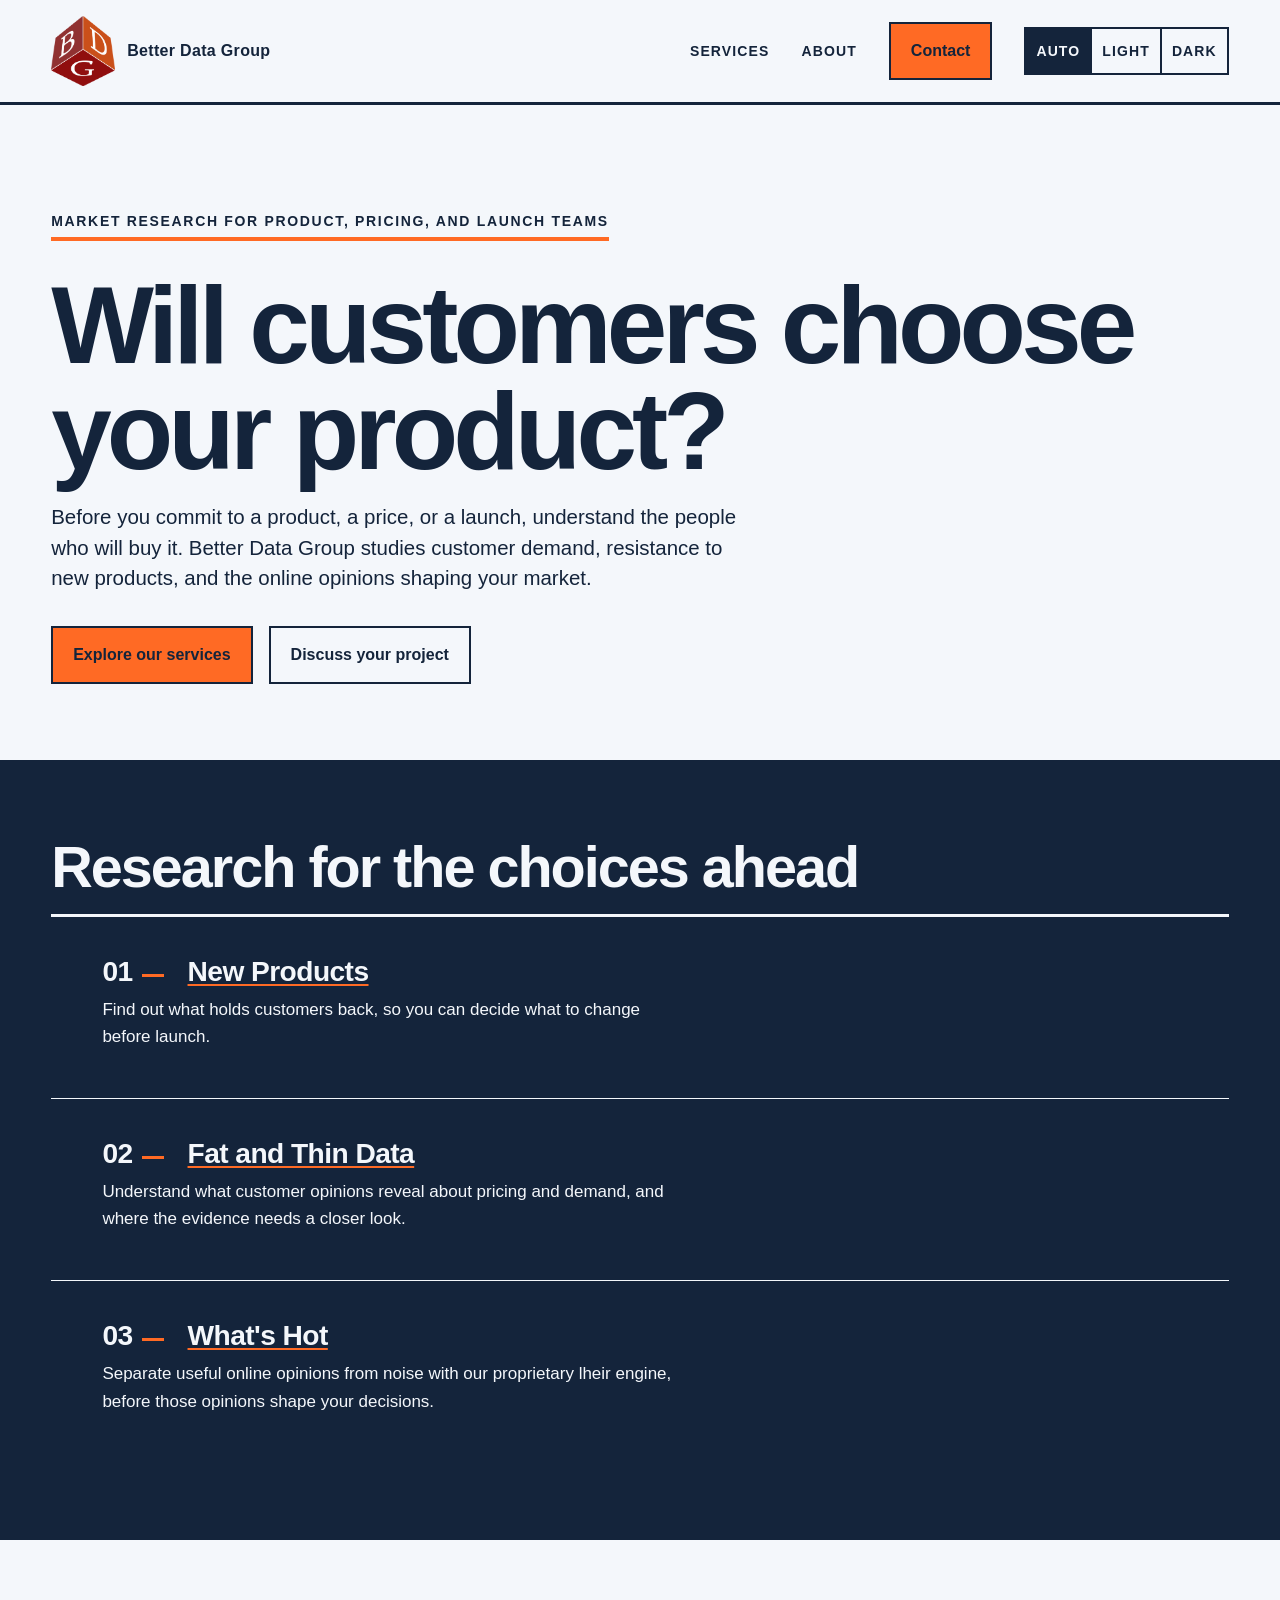
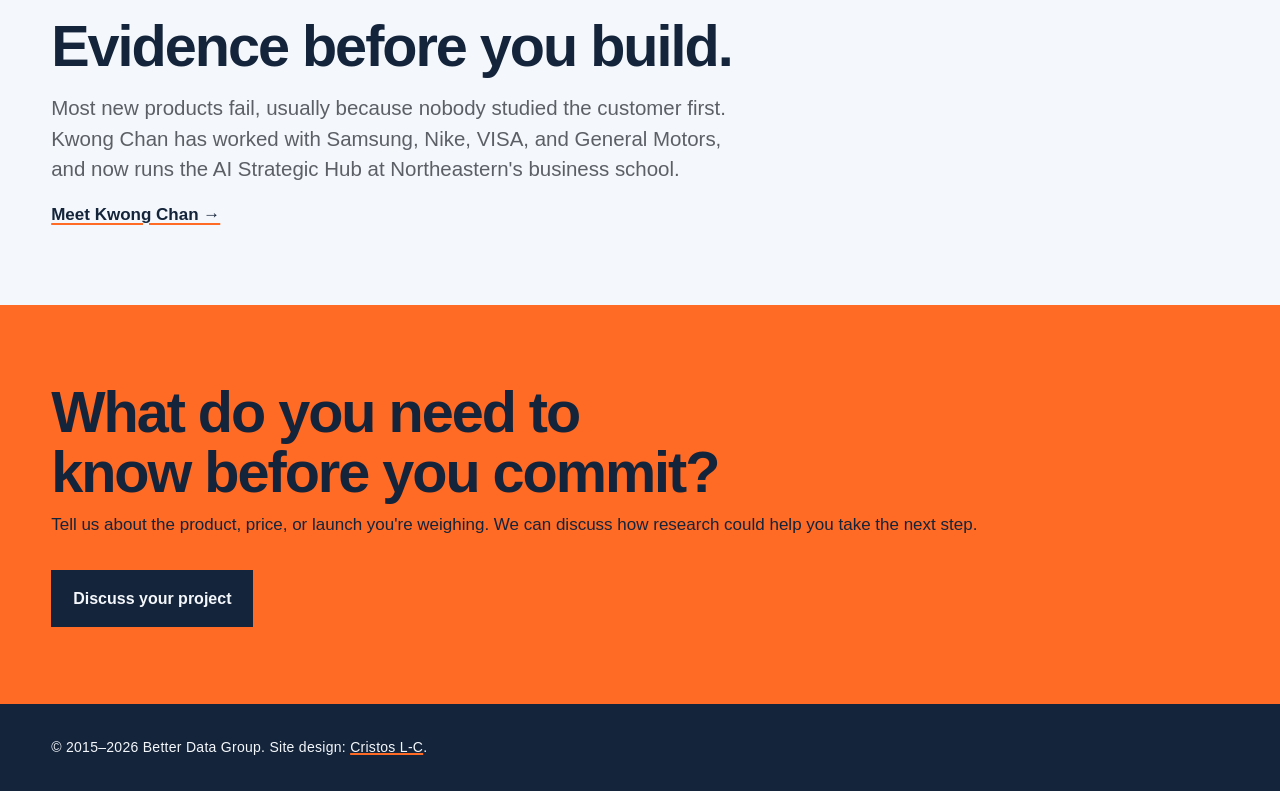
<file: index.html>
<!doctype html>
<html lang="en">
<head>
  <meta charset="utf-8">
  <meta name="viewport" content="width=device-width, initial-scale=1">
  <title>Market Research &amp; Data Analysis | Better Data Group</title>
  <meta name="description" content="Market research for product, pricing, and launch decisions. Work directly with Kwong Chan, market researcher at Better Data Group.">
  <script>
    /* Apply an explicit Auto/Light/Dark choice before first paint. */
    (function () {
      try {
        var stored = localStorage.getItem("theme");
        if (stored === "light" || stored === "dark") {
          document.documentElement.setAttribute("data-theme", stored);
        }
      } catch (error) {}
    })();
  </script>
  <noscript><style>.theme-switch { display: none; }</style></noscript>
  <link rel="icon" href="img/bdg-logo.png" type="image/png">
  <link rel="stylesheet" href="css/style.css?v=20261017-3">
</head>
<body>
  <a class="skip-link" href="#main">Skip to content</a>

  <header class="site-header">
    <nav aria-label="Main navigation">
      <a class="brand" href="index.html">
        <img src="img/bdg-logo.png" alt="Better Data Group logo" width="64" height="70">
        <span>Better Data Group</span>
      </a>
      <div class="nav-right">
        <ul class="nav-links">
        <li><a href="work.html">Services</a></li>
        <li><a href="about.html">About</a></li>
        <li><a class="btn btn-primary nav-cta" href="contact.html">Contact</a></li>
        </ul>
        <fieldset class="theme-switch">
          <legend class="visually-hidden">Color theme</legend>
          <div class="theme-switch-options">
            <input type="radio" name="theme" id="theme-auto" value="auto" checked>
            <label for="theme-auto">Auto</label>
            <input type="radio" name="theme" id="theme-light" value="light">
            <label for="theme-light">Light</label>
            <input type="radio" name="theme" id="theme-dark" value="dark">
            <label for="theme-dark">Dark</label>
          </div>
        </fieldset>
      </div>
    </nav>
  </header>

  <main id="main">
    <section class="hero">
      <p class="tagline">Market research for product, pricing, and launch teams</p>
      <h1>Will customers choose your product?</h1>
      <p class="lead">Before you commit to a product, a price, or a launch, understand the people who will buy it. Better Data Group studies customer demand, resistance to new products, and the online opinions shaping your market.</p>
      <div class="hero-actions">
        <a class="btn btn-primary" href="work.html">Explore our services</a>
        <a class="btn btn-ghost" href="contact.html">Discuss your project</a>
      </div>
    </section>

    <section class="field-ink" aria-labelledby="services-heading">
      <div class="section">
        <h2 id="services-heading">Research for the choices ahead</h2>
        <div class="panel-group">
          <article class="panel-item">
            <div class="entry-head">
              <span class="entry-number" aria-hidden="true">01</span>
              <h3><a class="title-link" href="work.html#new-products">New Products</a></h3>
            </div>
            <p>Find out what holds customers back, so you can decide what to change before launch.</p>
          </article>
          <article class="panel-item">
            <div class="entry-head">
              <span class="entry-number" aria-hidden="true">02</span>
              <h3><a class="title-link" href="work.html#fat-and-thin-data">Fat and Thin Data</a></h3>
            </div>
            <p>Understand what customer opinions reveal about pricing and demand, and where the evidence needs a closer look.</p>
          </article>
          <article class="panel-item">
            <div class="entry-head">
              <span class="entry-number" aria-hidden="true">03</span>
              <h3><a class="title-link" href="work.html#whats-hot">What's Hot</a></h3>
            </div>
            <p>Separate useful online opinions from noise with our proprietary lheir engine, before those opinions shape your decisions.</p>
          </article>
        </div>
      </div>
    </section>

    <section class="field-paper" aria-labelledby="people-heading">
      <div class="section">
        <h2 id="people-heading">Evidence before you build.</h2>
        <p class="lead muted-lead">Most new products fail, usually because nobody studied the customer first. Kwong Chan has worked with Samsung, Nike, VISA, and General Motors, and now runs the AI Strategic Hub at Northeastern's business school.</p>
        <a class="link-heavy" href="about.html">Meet Kwong Chan →</a>
      </div>
    </section>

    <section class="field-orange cta-strip" aria-labelledby="cta-heading">
      <div class="section">
        <h2 id="cta-heading">What do you need to know before you commit?</h2>
        <p>Tell us about the product, price, or launch you're weighing. We can discuss how research could help you take the next step.</p>
        <div class="actions">
          <a class="btn btn-primary" href="contact.html">Discuss your project</a>
        </div>
      </div>
    </section>
  </main>

  <footer class="site-footer">
    <p>© 2015–2026 Better Data Group. Site design: <a href="https://cristoslc.com">Cristos L-C</a>.</p>
  </footer>
  <script src="js/theme.js" defer></script>
</body>
</html>
</file>
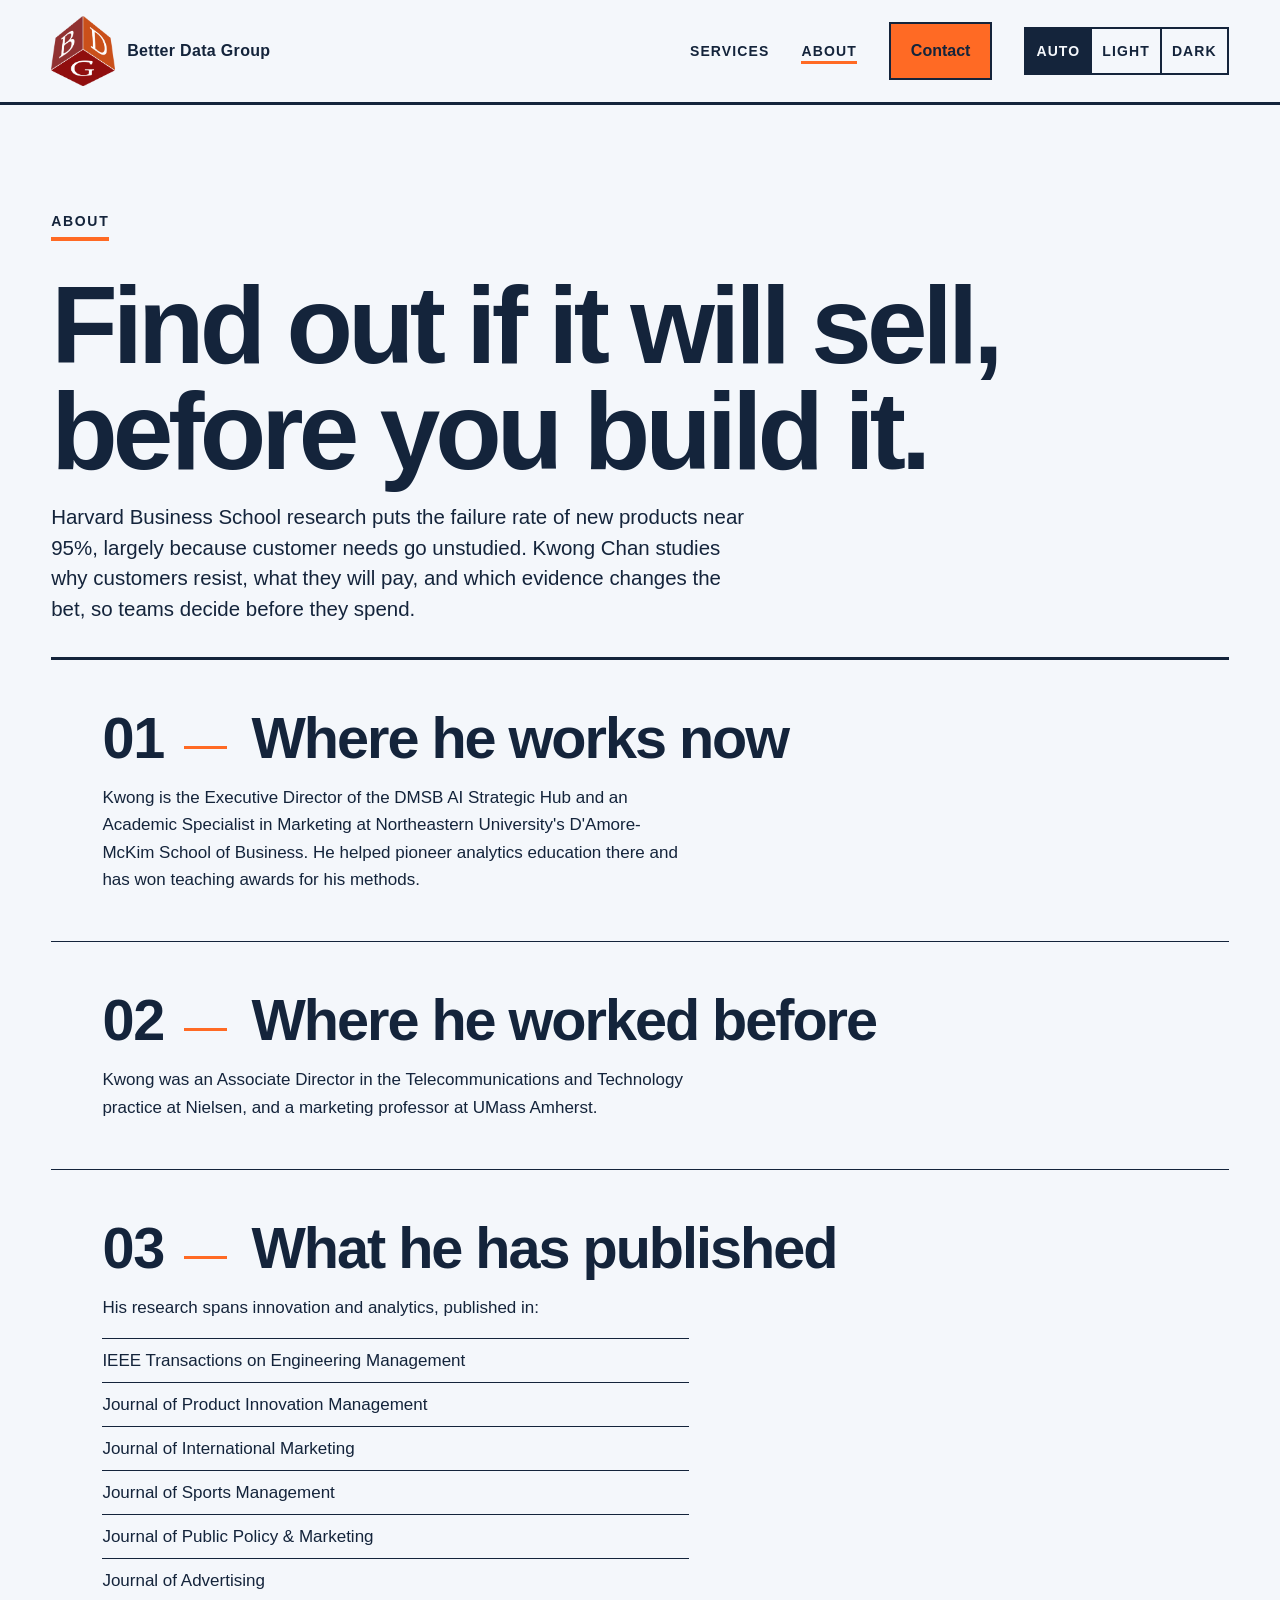
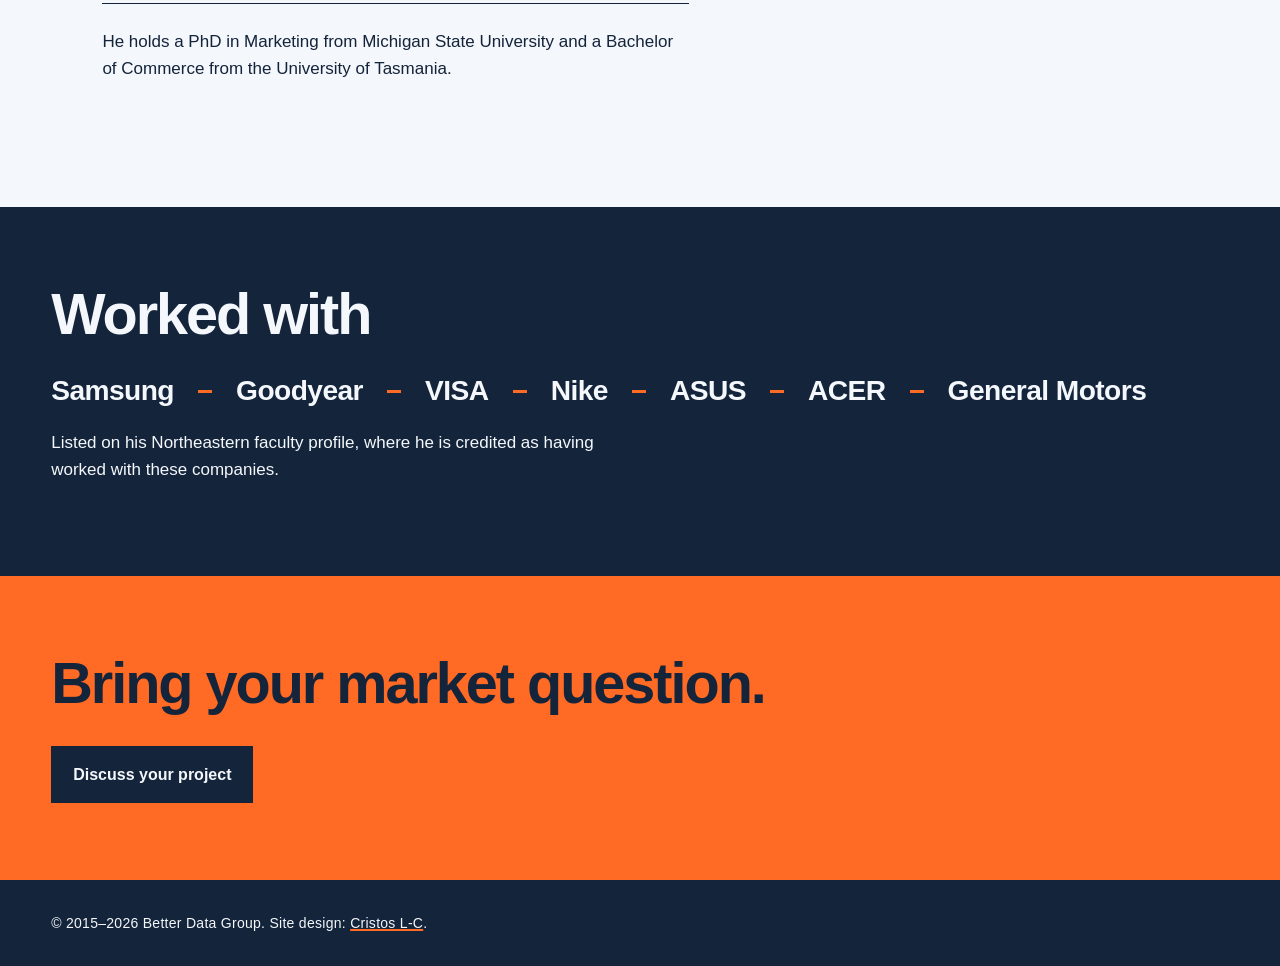
<file: about.html>
<!doctype html>
<html lang="en">
<head>
  <meta charset="utf-8">
  <meta name="viewport" content="width=device-width, initial-scale=1">
  <title>About | Better Data Group</title>
  <meta name="description" content="Find out if it will sell before you build it. Kwong Chan, Executive Director of the DMSB AI Strategic Hub at Northeastern University, studies why customers resist, what they will pay, and which evidence changes the bet. Work with Samsung, Goodyear, VISA, Nike, ASUS, ACER, and General Motors.">
  <script>
    /* Apply an explicit Auto/Light/Dark choice before first paint. */
    (function () {
      try {
        var stored = localStorage.getItem("theme");
        if (stored === "light" || stored === "dark") {
          document.documentElement.setAttribute("data-theme", stored);
        }
      } catch (error) {}
    })();
  </script>
  <noscript><style>.theme-switch { display: none; }</style></noscript>
  <link rel="icon" href="img/bdg-logo.png" type="image/png">
  <link rel="stylesheet" href="css/style.css?v=20261017-3">
</head>
<body>
  <a class="skip-link" href="#main">Skip to content</a>

  <header class="site-header">
    <nav aria-label="Main navigation">
      <a class="brand" href="index.html">
        <img src="img/bdg-logo.png" alt="Better Data Group logo" width="64" height="70">
        <span>Better Data Group</span>
      </a>
      <div class="nav-right">
        <ul class="nav-links">
        <li><a href="work.html">Services</a></li>
        <li><a href="about.html" aria-current="page">About</a></li>
        <li><a class="btn btn-primary nav-cta" href="contact.html">Contact</a></li>
        </ul>
        <fieldset class="theme-switch">
          <legend class="visually-hidden">Color theme</legend>
          <div class="theme-switch-options">
            <input type="radio" name="theme" id="theme-auto" value="auto" checked>
            <label for="theme-auto">Auto</label>
            <input type="radio" name="theme" id="theme-light" value="light">
            <label for="theme-light">Light</label>
            <input type="radio" name="theme" id="theme-dark" value="dark">
            <label for="theme-dark">Dark</label>
          </div>
        </fieldset>
      </div>
    </nav>
  </header>

  <main id="main">
    <section class="hero hero-tight">
      <p class="tagline">About</p>
      <h1>Find out if it will sell, before you build it.</h1>
      <p class="lead">Harvard Business School research puts the failure rate of new products near 95%, largely because customer needs go unstudied. Kwong Chan studies why customers resist, what they will pay, and which evidence changes the bet, so teams decide before they spend.</p>
    </section>

    <section class="field-paper" aria-label="Kwong Chan credentials">
      <div class="section section-tight">
        <div class="panel-group">
          <article class="panel-item" aria-labelledby="now-head">
            <div class="entry-head entry-head-lg">
              <span class="entry-number" aria-hidden="true">01</span>
              <h2 id="now-head">Where he works now</h2>
            </div>
            <p>Kwong is the Executive Director of the DMSB AI Strategic Hub and an Academic Specialist in Marketing at Northeastern University's D'Amore-McKim School of Business. He helped pioneer analytics education there and has won teaching awards for his methods.</p>
          </article>
          <article class="panel-item" aria-labelledby="before-head">
            <div class="entry-head entry-head-lg">
              <span class="entry-number" aria-hidden="true">02</span>
              <h2 id="before-head">Where he worked before</h2>
            </div>
            <p>Kwong was an Associate Director in the Telecommunications and Technology practice at Nielsen, and a marketing professor at UMass Amherst.</p>
          </article>
          <article class="panel-item" aria-labelledby="research-head">
            <div class="entry-head entry-head-lg">
              <span class="entry-number" aria-hidden="true">03</span>
              <h2 id="research-head">What he has published</h2>
            </div>
            <p>His research spans innovation and analytics, published in:</p>
            <ul class="fact-list">
              <li>IEEE Transactions on Engineering Management</li>
              <li>Journal of Product Innovation Management</li>
              <li>Journal of International Marketing</li>
              <li>Journal of Sports Management</li>
              <li>Journal of Public Policy &amp; Marketing</li>
              <li>Journal of Advertising</li>
            </ul>
            <p>He holds a PhD in Marketing from Michigan State University and a Bachelor of Commerce from the University of Tasmania.</p>
          </article>
        </div>
      </div>
    </section>

    <section class="field-ink" aria-labelledby="worked-with-head">
      <div class="section">
        <h2 id="worked-with-head">Worked with</h2>
        <ul class="name-wall">
          <li>Samsung</li>
          <li>Goodyear</li>
          <li>VISA</li>
          <li>Nike</li>
          <li>ASUS</li>
          <li>ACER</li>
          <li>General Motors</li>
        </ul>
        <p class="muted-lead">Listed on his Northeastern faculty profile, where he is credited as having worked with these companies.</p>
      </div>
    </section>

    <section class="field-orange cta-strip" aria-labelledby="about-cta-heading">
      <div class="section">
        <h2 id="about-cta-heading">Bring your market question.</h2>
        <div class="actions">
          <a class="btn btn-primary" href="contact.html">Discuss your project</a>
        </div>
      </div>
    </section>
  </main>

  <footer class="site-footer">
    <p>© 2015–2026 Better Data Group. Site design: <a href="https://cristoslc.com">Cristos L-C</a>.</p>
  </footer>
  <script src="js/theme.js" defer></script>
</body>
</html>
</file>
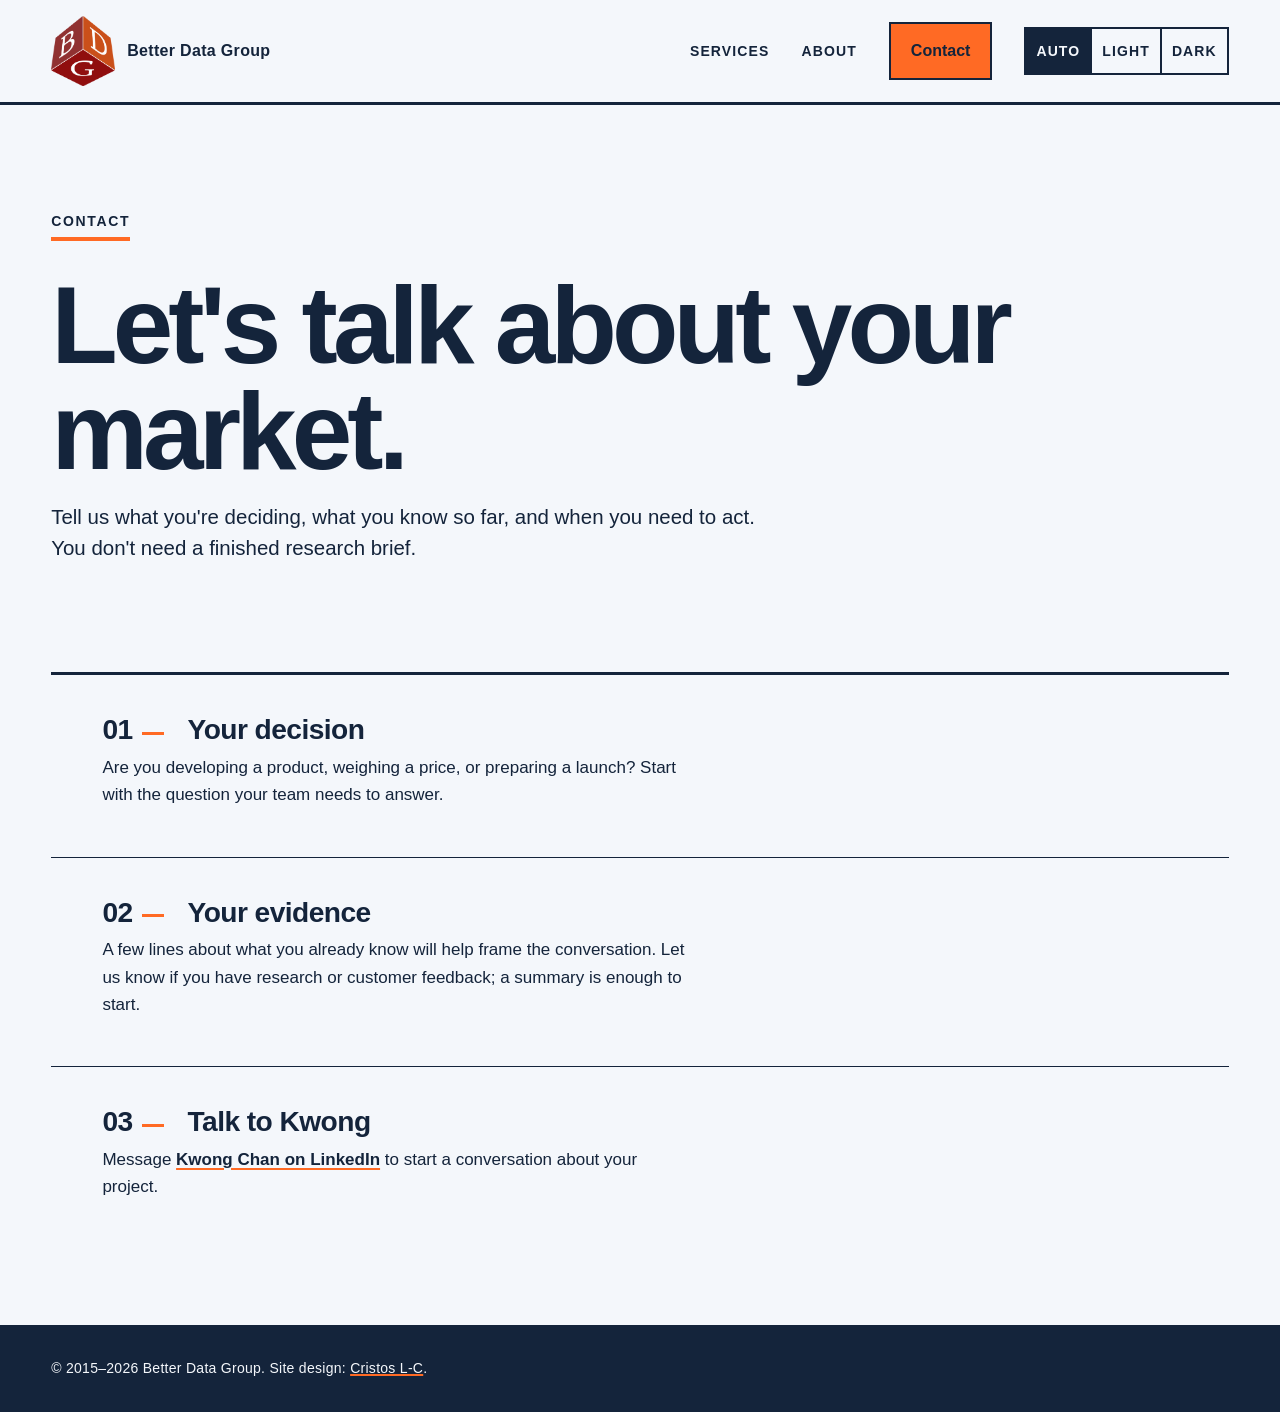
<file: contact.html>
<!doctype html>
<html lang="en">
<head>
  <meta charset="utf-8">
  <meta name="viewport" content="width=device-width, initial-scale=1">
  <title>Discuss Your Project | Better Data Group</title>
  <meta name="description" content="Discuss your product, pricing, or launch question with Better Data Group. Tell us what you need to decide and what you know so far.">
  <script>
    /* Apply an explicit Auto/Light/Dark choice before first paint. */
    (function () {
      try {
        var stored = localStorage.getItem("theme");
        if (stored === "light" || stored === "dark") {
          document.documentElement.setAttribute("data-theme", stored);
        }
      } catch (error) {}
    })();
  </script>
  <noscript><style>.theme-switch { display: none; }</style></noscript>
  <link rel="icon" href="img/bdg-logo.png" type="image/png">
  <link rel="stylesheet" href="css/style.css?v=20261017-3">
</head>
<body>
  <a class="skip-link" href="#main">Skip to content</a>

  <header class="site-header">
    <nav aria-label="Main navigation">
      <a class="brand" href="index.html">
        <img src="img/bdg-logo.png" alt="Better Data Group logo" width="64" height="70">
        <span>Better Data Group</span>
      </a>
      <div class="nav-right">
        <ul class="nav-links">
        <li><a href="work.html">Services</a></li>
        <li><a href="about.html">About</a></li>
        <li><a class="btn btn-primary nav-cta" href="contact.html" aria-current="page">Contact</a></li>
        </ul>
        <fieldset class="theme-switch">
          <legend class="visually-hidden">Color theme</legend>
          <div class="theme-switch-options">
            <input type="radio" name="theme" id="theme-auto" value="auto" checked>
            <label for="theme-auto">Auto</label>
            <input type="radio" name="theme" id="theme-light" value="light">
            <label for="theme-light">Light</label>
            <input type="radio" name="theme" id="theme-dark" value="dark">
            <label for="theme-dark">Dark</label>
          </div>
        </fieldset>
      </div>
    </nav>
  </header>

  <main id="main">
    <section class="hero hero-tight">
      <p class="tagline">Contact</p>
      <h1>Let's talk about your market.</h1>
      <p class="lead">Tell us what you're deciding, what you know so far, and when you need to act. You don't need a finished research brief.</p>
    </section>

    <section class="field-paper" aria-labelledby="contact-routes-heading">
      <div class="section">
        <h2 class="visually-hidden" id="contact-routes-heading">Ways to contact</h2>
        <div class="panel-group">
          <article class="panel-item">
            <div class="entry-head">
              <span class="entry-number" aria-hidden="true">01</span>
              <h3>Your decision</h3>
            </div>
            <p class="measure">Are you developing a product, weighing a price, or preparing a launch? Start with the question your team needs to answer.</p>
          </article>
          <article class="panel-item">
            <div class="entry-head">
              <span class="entry-number" aria-hidden="true">02</span>
              <h3>Your evidence</h3>
            </div>
            <p class="measure">A few lines about what you already know will help frame the conversation. Let us know if you have research or customer feedback; a summary is enough to start.</p>
          </article>
          <article class="panel-item">
            <div class="entry-head">
              <span class="entry-number" aria-hidden="true">03</span>
              <h3>Talk to Kwong</h3>
            </div>
            <p class="measure">Message <a class="link-heavy" href="https://www.linkedin.com/in/kwongchan/">Kwong Chan on LinkedIn</a> to start a conversation about your project.</p>
          </article>
        </div>
      </div>
    </section>
  </main>

  <footer class="site-footer">
    <p>© 2015–2026 Better Data Group. Site design: <a href="https://cristoslc.com">Cristos L-C</a>.</p>
  </footer>
  <script src="js/theme.js" defer></script>
</body>
</html>
</file>
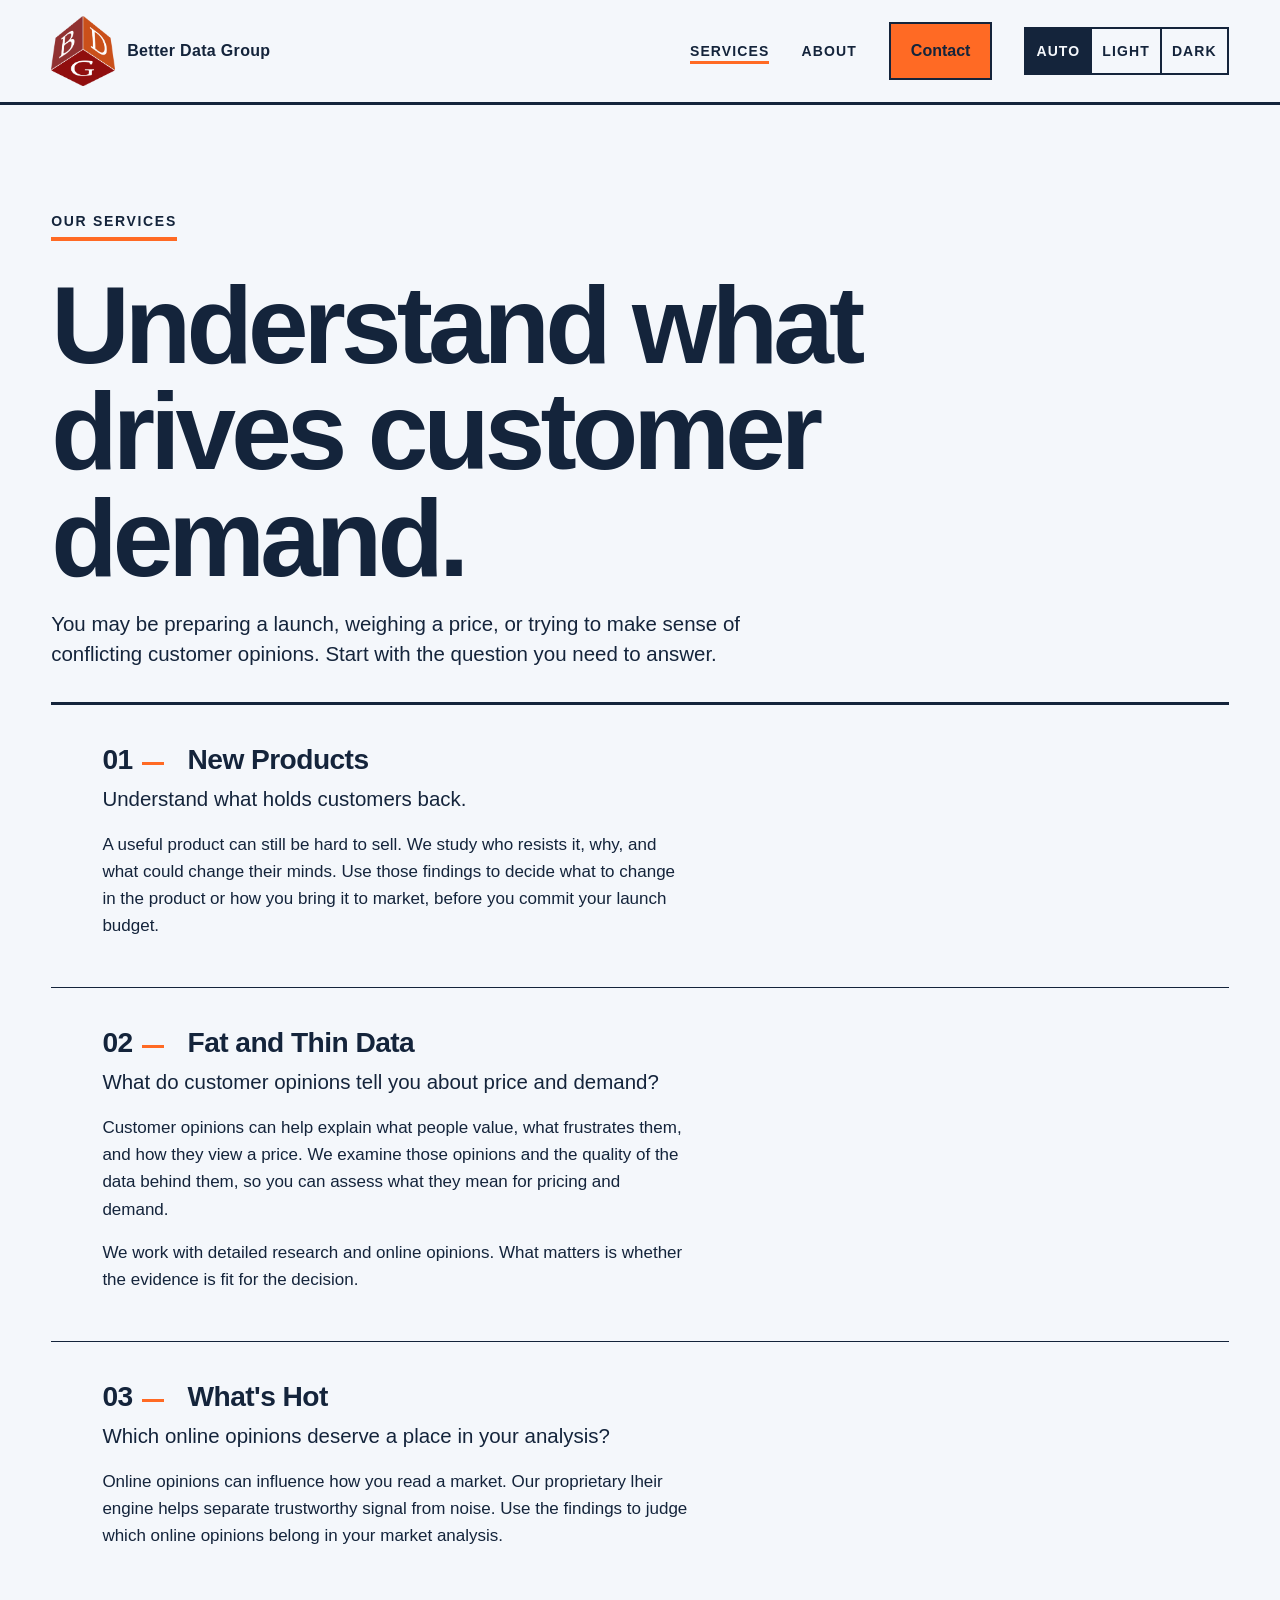
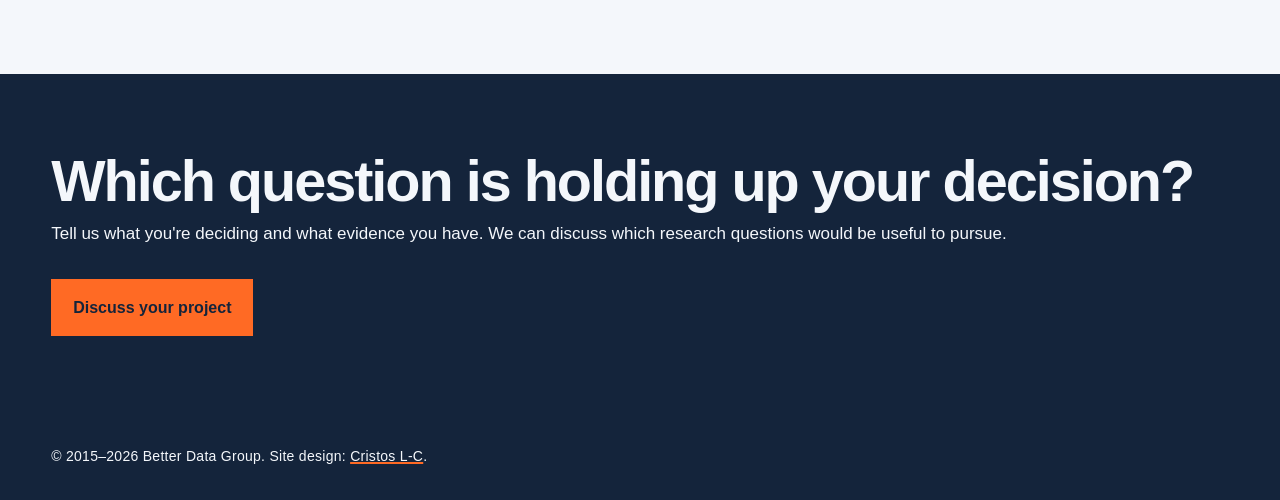
<file: work.html>
<!doctype html>
<html lang="en">
<head>
  <meta charset="utf-8">
  <meta name="viewport" content="width=device-width, initial-scale=1">
  <title>Research Services | Better Data Group</title>
  <meta name="description" content="Explore research on new-product adoption, customer opinions, pricing, and demand. Use market evidence to inform your next product or launch decision.">
  <script>
    /* Apply an explicit Auto/Light/Dark choice before first paint. */
    (function () {
      try {
        var stored = localStorage.getItem("theme");
        if (stored === "light" || stored === "dark") {
          document.documentElement.setAttribute("data-theme", stored);
        }
      } catch (error) {}
    })();
  </script>
  <noscript><style>.theme-switch { display: none; }</style></noscript>
  <link rel="icon" href="img/bdg-logo.png" type="image/png">
  <link rel="stylesheet" href="css/style.css?v=20261017-3">
</head>
<body>
  <a class="skip-link" href="#main">Skip to content</a>

  <header class="site-header">
    <nav aria-label="Main navigation">
      <a class="brand" href="index.html">
        <img src="img/bdg-logo.png" alt="Better Data Group logo" width="64" height="70">
        <span>Better Data Group</span>
      </a>
      <div class="nav-right">
        <ul class="nav-links">
        <li><a href="work.html" aria-current="page">Services</a></li>
        <li><a href="about.html">About</a></li>
        <li><a class="btn btn-primary nav-cta" href="contact.html">Contact</a></li>
        </ul>
        <fieldset class="theme-switch">
          <legend class="visually-hidden">Color theme</legend>
          <div class="theme-switch-options">
            <input type="radio" name="theme" id="theme-auto" value="auto" checked>
            <label for="theme-auto">Auto</label>
            <input type="radio" name="theme" id="theme-light" value="light">
            <label for="theme-light">Light</label>
            <input type="radio" name="theme" id="theme-dark" value="dark">
            <label for="theme-dark">Dark</label>
          </div>
        </fieldset>
      </div>
    </nav>
  </header>

  <main id="main">
    <section class="hero hero-tight">
      <p class="tagline">Our services</p>
      <h1>Understand what drives customer demand.</h1>
      <p class="lead">You may be preparing a launch, weighing a price, or trying to make sense of conflicting customer opinions. Start with the question you need to answer.</p>
    </section>

    <section class="field-paper" aria-labelledby="services-heading">
      <div class="section section-tight">
        <h2 class="visually-hidden" id="services-heading">Services</h2>
        <div class="panel-group">
          <article class="panel-item" id="new-products" aria-labelledby="new-products-head">
            <div class="entry-head">
              <span class="entry-number" aria-hidden="true">01</span>
              <h3 id="new-products-head">New Products</h3>
            </div>
            <p class="lead">Understand what holds customers back.</p>
            <p class="measure">A useful product can still be hard to sell. We study who resists it, why, and what could change their minds. Use those findings to decide what to change in the product or how you bring it to market, before you commit your launch budget.</p>
          </article>
          <article class="panel-item" id="fat-and-thin-data" aria-labelledby="fat-thin-head">
            <div class="entry-head">
              <span class="entry-number" aria-hidden="true">02</span>
              <h3 id="fat-thin-head">Fat and Thin Data</h3>
            </div>
            <p class="lead">What do customer opinions tell you about price and demand?</p>
            <p class="measure">Customer opinions can help explain what people value, what frustrates them, and how they view a price. We examine those opinions and the quality of the data behind them, so you can assess what they mean for pricing and demand.</p>
            <p class="measure">We work with detailed research and online opinions. What matters is whether the evidence is fit for the decision.</p>
          </article>
          <article class="panel-item" id="whats-hot" aria-labelledby="whats-hot-head">
            <div class="entry-head">
              <span class="entry-number" aria-hidden="true">03</span>
              <h3 id="whats-hot-head">What's Hot</h3>
            </div>
            <p class="lead">Which online opinions deserve a place in your analysis?</p>
            <p class="measure">Online opinions can influence how you read a market. Our proprietary lheir engine helps separate trustworthy signal from noise. Use the findings to judge which online opinions belong in your market analysis.</p>
          </article>
        </div>
      </div>
    </section>

    <section class="field-ink cta-strip" aria-labelledby="work-cta-heading">
      <div class="section">
        <h2 id="work-cta-heading">Which question is holding up your decision?</h2>
        <p>Tell us what you're deciding and what evidence you have. We can discuss which research questions would be useful to pursue.</p>
        <div class="actions">
          <a class="btn btn-primary" href="contact.html">Discuss your project</a>
        </div>
      </div>
    </section>
  </main>

  <footer class="site-footer">
    <p>© 2015–2026 Better Data Group. Site design: <a href="https://cristoslc.com">Cristos L-C</a>.</p>
  </footer>
  <script src="js/theme.js" defer></script>
</body>
</html>
</file>
<file: css/style.css>
/* Better Data Group — Modernist Poster identity.
   Prescriptive source: docs/brand/VISUAL-IDENTITY.md (status: approved direction).
   Single accent: brighter poster orange #ff6a24 (operator-approved variant of the old-site orange #eb5d1e, which is recorded as the historical source color).
   Paper field: porcelain #f4f7fb (cool tint; plain white and warm cream retired).
   System fonts only, no webfonts, no pills, no soft cards, no teal, no green.
   Themes: light (default) and dark, selected by the OS preference or by an
   explicit [data-theme] choice; see the theme override layer below. */

:root {
  /* --- Palette primitives: the identity anchors. These never change ------- */
  --cream: #f4f7fb;   /* porcelain paper */
  --ink: #14243b;     /* identity navy */
  --muted: #5c6066;   /* quiet gray, light theme */
  --orange: #ff6a24;  /* poster orange, the only accent */

  /* --- Semantic roles: single source of truth, light theme values -------- */
  --bg: var(--cream);       /* page ground */
  --fg: var(--ink);         /* default text and rules on the ground */
  --rule-color: var(--ink); /* structural rules on the ground */
  --focus: var(--fg);       /* focus ring follows the surrounding field */

  --rule: 3px;
  --rule-heavy: 4px;
  --rule-fine: 1px;
  --font-display: "Arial Black", "Helvetica Neue", Helvetica, Arial, sans-serif;
  --font-body: "Helvetica Neue", Helvetica, Arial, sans-serif;
  --type-poster: clamp(3rem, 8.5vw, 8rem);
  --type-section: clamp(2rem, 4.5vw, 4rem);
  --type-panel: clamp(1.375rem, 2.2vw, 2rem);
  --type-lead: clamp(1.125rem, 1.6vw, 1.375rem);
  --type-body: 1.0625rem;
  --type-label: 0.875rem;
  --space-1: 0.5rem;
  --space-2: 1rem;
  --space-3: 1.5rem;
  --space-4: 2rem;
  --space-section: clamp(3rem, 6vw, 6rem);
  --space-hero: clamp(3rem, 8vw, 8rem);
  --gutter: clamp(1rem, 4vw, 4rem);
  --maxw: 80rem;
  --measure: 62ch;
  --logo-header: 64px;
}

/* --- Theme override layer --------------------------------------------------
   Only the semantic roles change between themes; the primitives (porcelain,
   navy, orange) never change, so dark is the identity inverted rather than a
   second palette. An explicit [data-theme] choice beats the OS preference:
   [data-theme="light"] suppresses the dark media block, and [data-theme="dark"]
   applies dark even when the OS is light. Without JavaScript no [data-theme]
   is set and the site follows the OS. The dark ground is a cool near-black
   (#0b1220) while every navy band and the footer keep --ink: near-black only
   replaces the paper ground, so the field system is unchanged and the 3px
   porcelain rules keep the poster's sharp divisions (a fill step between two
   dark fields is too slight to carry the division on its own). */
@media (prefers-color-scheme: dark) {
  :root:not([data-theme="light"]) {
    --bg: #0b1220;
    --fg: var(--cream);
    --muted: #98a6ba;
    --rule-color: var(--cream);
  }
}
:root[data-theme="dark"] {
  --bg: #0b1220;
  --fg: var(--cream);
  --muted: #98a6ba;
  --rule-color: var(--cream);
}

* { box-sizing: border-box; }

html { scroll-behavior: smooth; }

body {
  margin: 0;
  background: var(--bg);
  color: var(--fg);
  font-family: var(--font-body);
  font-size: var(--type-body);
  line-height: 1.6;
}

/* --- Access ------------------------------------------------------------- */
.visually-hidden {
  position: absolute;
  width: 1px;
  height: 1px;
  padding: 0;
  margin: -1px;
  overflow: hidden;
  clip: rect(0 0 0 0);
  white-space: nowrap;
  border: 0;
}
.skip-link {
  position: absolute;
  left: -9999px;
  top: 0;
  background: var(--fg);
  color: var(--bg);
  padding: var(--space-2) var(--space-3);
  z-index: 50;
}
.skip-link:focus { left: 0; }

:where(a, button, .btn):focus-visible {
  outline: 4px solid var(--focus);
  outline-offset: 4px;
}
.field-ink { --focus: var(--cream); --rule-color: var(--cream); }
.field-orange { --focus: var(--ink); }

/* --- Header ------------------------------------------------------------- */
.site-header {
  position: sticky;
  top: 0;
  background: var(--bg);
  border-bottom: var(--rule) solid var(--rule-color);
  z-index: 10;
}
.site-header nav {
  max-width: var(--maxw);
  margin: 0 auto;
  padding: var(--space-2) var(--gutter);
  display: flex;
  align-items: center;
  justify-content: space-between;
  gap: var(--space-4);
  flex-wrap: wrap;
}
.nav-right {
  display: flex;
  align-items: center;
  gap: var(--space-4);
  flex-wrap: wrap;
}
.brand {
  display: flex;
  align-items: center;
  gap: 0.75rem;
  text-decoration: none;
  color: var(--fg);
  font-family: var(--font-body);
  font-size: 1rem;
  font-weight: 700;
  letter-spacing: 0.02em;
}
.brand img { display: block; width: var(--logo-header); height: auto; }
.nav-links {
  display: flex;
  align-items: center;
  gap: var(--space-4);
  list-style: none;
  margin: 0;
  padding: 0;
  flex-wrap: wrap;
}
.nav-links a:not(.btn) {
  text-decoration: none;
  color: var(--fg);
  font-size: var(--type-label);
  font-weight: 700;
  letter-spacing: 0.08em;
  text-transform: uppercase;
  padding-bottom: 2px;
}
.nav-links a[aria-current="page"]:not(.btn) {
  border-bottom: var(--rule) solid var(--orange);
  color: var(--fg);
}

/* --- Theme switcher -------------------------------------------------------
   A fieldset of three radios, styled as a segmented control that matches the
   buttons (zero radius, 2px solid borders, 44px minimum target). Radios are
   used rather than aria-pressed buttons because the browser gives native
   single-selection semantics, a "1 of 3" announcement, and arrow-key movement
   between options with no scripting; the visible label is the accessible name
   and the legend names the group. The input stays in the focus order and its
   :checked state drives the visual segment, so the control is coherent even
   before any script runs. */
.theme-switch {
  border: 0;
  margin: 0;
  padding: 0;
  min-inline-size: 0;
}
.theme-switch-options {
  display: inline-flex;
  border: 2px solid var(--fg);
}
.theme-switch-options input {
  position: absolute;
  width: 1px;
  height: 1px;
  opacity: 0;
  margin: 0;
  pointer-events: none;
}
.theme-switch-options label {
  display: inline-flex;
  align-items: center;
  justify-content: center;
  min-height: 44px;
  min-width: 44px;
  padding: 0 0.625rem;
  border-left: 2px solid var(--fg);
  color: var(--fg);
  font-size: var(--type-label);
  font-weight: 700;
  letter-spacing: 0.08em;
  text-transform: uppercase;
  cursor: pointer;
}
.theme-switch-options label:first-of-type { border-left: none; }
.theme-switch-options input:checked + label {
  background: var(--fg);
  color: var(--bg);
}
.theme-switch-options input:focus-visible + label {
  outline: 4px solid var(--focus);
  outline-offset: 4px;
}

/* --- Buttons ------------------------------------------------------------- */
.btn {
  display: inline-block;
  padding: 0.875rem 1.25rem;
  min-height: 44px;
  border: 2px solid var(--fg);
  background: var(--orange);
  color: var(--ink);
  font-family: var(--font-body);
  font-size: 1rem;
  font-weight: 700;
  text-decoration: none;
  text-align: center;
  transition: none;
}
.btn-primary:hover { background: var(--fg); color: var(--bg); border-color: var(--fg); }
.btn-primary:active { box-shadow: inset 0 0 0 2px var(--bg); }
.btn-ghost {
  background: transparent;
  color: var(--fg);
  border: 2px solid var(--fg);
}
.btn-ghost:hover { background: var(--fg); color: var(--bg); }
.btn-ghost:active { box-shadow: inset 0 0 0 2px var(--bg); }
/* Button states on ink fields */
.field-ink .btn-primary { border-color: var(--orange); }
.field-ink .btn-primary:hover { background: var(--cream); color: var(--ink); border-color: var(--cream); }
.field-ink .btn-primary:active { box-shadow: inset 0 0 0 2px var(--ink); }
.field-ink .btn-ghost { color: var(--cream); border-color: var(--cream); }
.field-ink .btn-ghost:hover { background: var(--cream); color: var(--ink); }
.field-ink .btn-ghost:active { box-shadow: inset 0 0 0 2px var(--ink); }
/* Button on orange fields */
.field-orange .btn-primary { background: var(--ink); color: var(--cream); border-color: var(--ink); }
.field-orange .btn-primary:hover { background: var(--cream); color: var(--ink); }

/* --- Typography ---------------------------------------------------------- */
h1, h2, h3 {
  font-family: var(--font-display);
  color: var(--fg);
  margin: 0 0 var(--space-2);
}
h1 {
  font-size: var(--type-poster);
  font-weight: 900;
  line-height: 0.98;
  letter-spacing: -0.045em;
  max-width: 18ch;
}
h2 {
  font-size: var(--type-section);
  font-weight: 900;
  line-height: 1.05;
  letter-spacing: -0.035em;
}
h3 {
  font-size: var(--type-panel);
  font-weight: 700;
  line-height: 1.1;
  letter-spacing: -0.02em;
}
h1, h2, h3 { text-wrap: balance; }
h1 { text-wrap: initial; }
p { margin: 0 0 var(--space-2); }

.lead {
  font-size: var(--type-lead);
  line-height: 1.5;
  color: var(--fg);
}
.measure { max-width: var(--measure); }

.tagline {
  display: inline-block;
  font-family: var(--font-body);
  font-size: var(--type-label);
  font-weight: 700;
  letter-spacing: 0.12em;
  text-transform: uppercase;
  color: var(--fg);
  border-bottom: var(--rule-heavy) solid var(--orange);
  padding-bottom: 0.25rem;
  margin: 0 0 var(--space-4);
}

/* --- Hero ---------------------------------------------------------------- */
.hero {
  max-width: var(--maxw);
  margin: 0 auto;
  padding: var(--space-hero) var(--gutter) var(--space-section);
}
.hero .lead { max-width: var(--measure); }
.hero-actions {
  display: flex;
  gap: var(--space-2);
  flex-wrap: wrap;
  margin-top: var(--space-4);
  align-items: center;
}

/* --- Fields (full-width section colors) ---------------------------------- */
.field-paper { background: var(--bg); color: var(--fg); }
.field-ink {
  background: var(--ink);
  color: var(--cream);
}
.field-ink h1, .field-ink h2, .field-ink h3 { color: var(--cream); }
.field-ink .lead { color: var(--cream); }
.field-ink p { color: var(--cream); }
.field-orange {
  background: var(--orange);
  color: var(--ink);
}
.field-orange h1, .field-orange h2, .field-orange h3 { color: var(--ink); }
.field-orange p { color: var(--ink); }

.section {
  max-width: var(--maxw);
  margin: 0 auto;
  padding: var(--space-section) var(--gutter);
}

/* --- Panels and numbered entries (replaces cards) ------------------------- */
.panel-group {
  border-top: var(--rule) solid var(--rule-color);
}
.panel-item {
  max-width: var(--maxw);
  margin: 0 auto;
  padding: var(--space-4) var(--gutter);
  border-bottom: var(--rule-fine) solid var(--rule-color);
}
.panel-item:last-of-type { border-bottom: none; }
.entry-head {
  display: flex;
  align-items: baseline;
  gap: var(--space-3);
  flex-wrap: wrap;
}
.entry-number {
  font-family: var(--font-display);
  font-size: var(--type-panel);
  font-weight: 900;
  letter-spacing: -0.02em;
  color: var(--fg);
}
.entry-number::after {
  content: "";
  display: inline-block;
  width: 0.75em;
  border-bottom: var(--rule) solid var(--orange);
  margin-left: 0.35em;
  vertical-align: 0.15em;
}
.entry-head-lg .entry-number {
  /* About's credential panels pair the number with a section-scale h2;
     grow the number to match so the 01—02—03 rhythm reads with the same
     number-to-heading weight as the h3 panels on work and contact. */
  font-size: var(--type-section);
}
.field-ink .entry-number { color: var(--cream); }
.panel-item p { max-width: var(--measure); }
.panel-item h3 { margin-bottom: var(--space-1); }
.panel-item .lead { font-size: var(--type-lead); line-height: 1.5; }
.hero-tight { padding-bottom: var(--space-2); }
.section-tight { padding-top: 0; }
.title-link {
  color: inherit;
  text-decoration: underline;
  text-decoration-thickness: 2px;
  text-decoration-color: var(--orange);
  text-underline-offset: 3px;
}
.title-link:hover { text-decoration-color: inherit; }
.muted-lead { max-width: var(--measure); color: var(--muted); }
.link-heavy {
  color: var(--fg);
  font-weight: 700;
  text-decoration: underline;
  text-decoration-thickness: 2px;
  text-decoration-color: var(--orange);
  text-underline-offset: 3px;
}

/* --- People strip / bios -------------------------------------------------- */
.bio-rule { border-top: var(--rule-heavy) solid var(--rule-color); }

/* --- Fact list (credentials, journals) ------------------------------------ */
.fact-list {
  list-style: none;
  margin: var(--space-2) 0 var(--space-3);
  padding: 0;
  max-width: var(--measure);
  border-top: var(--rule-fine) solid var(--rule-color);
}
.fact-list li {
  padding: var(--space-1) 0;
  border-bottom: var(--rule-fine) solid var(--rule-color);
  font-size: var(--type-body);
}
.field-ink .fact-list, .field-ink .fact-list li { border-color: var(--cream); }

/* --- Name wall (worked-with companies) ------------------------------------ */
.name-wall {
  list-style: none;
  margin: var(--space-3) 0 var(--space-2);
  padding: 0;
  display: flex;
  flex-wrap: wrap;
  gap: 0;
}
.name-wall li {
  font-family: var(--font-display);
  font-weight: 900;
  font-size: var(--type-panel);
  letter-spacing: -0.02em;
  color: var(--cream);
  padding: 0 var(--space-3) 0 0;
}
.name-wall li + li::before {
  content: "";
  display: inline-block;
  width: 0.5em;
  border-bottom: var(--rule) solid var(--orange);
  margin-right: var(--space-3);
  vertical-align: 0.25em;
}
.field-ink .muted-lead { color: var(--cream); }

/* --- CTA strips ----------------------------------------------------------- */
.cta-strip { text-align: left; }
.cta-strip h2 { margin-bottom: var(--space-1); }
.cta-strip .actions {
  display: flex;
  gap: var(--space-2);
  flex-wrap: wrap;
  margin-top: var(--space-4);
}

/* --- Footer --------------------------------------------------------------- */
.site-footer {
  background: var(--ink);
  color: var(--cream);
}
.site-footer p {
  max-width: var(--maxw);
  margin: 0 auto;
  padding: var(--space-4) var(--gutter);
  color: var(--cream);
  font-size: var(--type-label);
  letter-spacing: 0.02em;
}
.site-footer a { color: var(--cream); text-decoration: underline; text-decoration-color: var(--orange); text-decoration-thickness: 2px; }

/* --- Reduced motion ------------------------------------------------------- */
@media (prefers-reduced-motion: reduce) {
  html { scroll-behavior: auto; }
}

/* --- Narrow screens -------------------------------------------------------- */
@media (max-width: 40rem) {
  .site-header nav { flex-wrap: wrap; }
  .nav-links { gap: var(--space-2); }
  .nav-right { gap: var(--space-2); }
}
</file>
